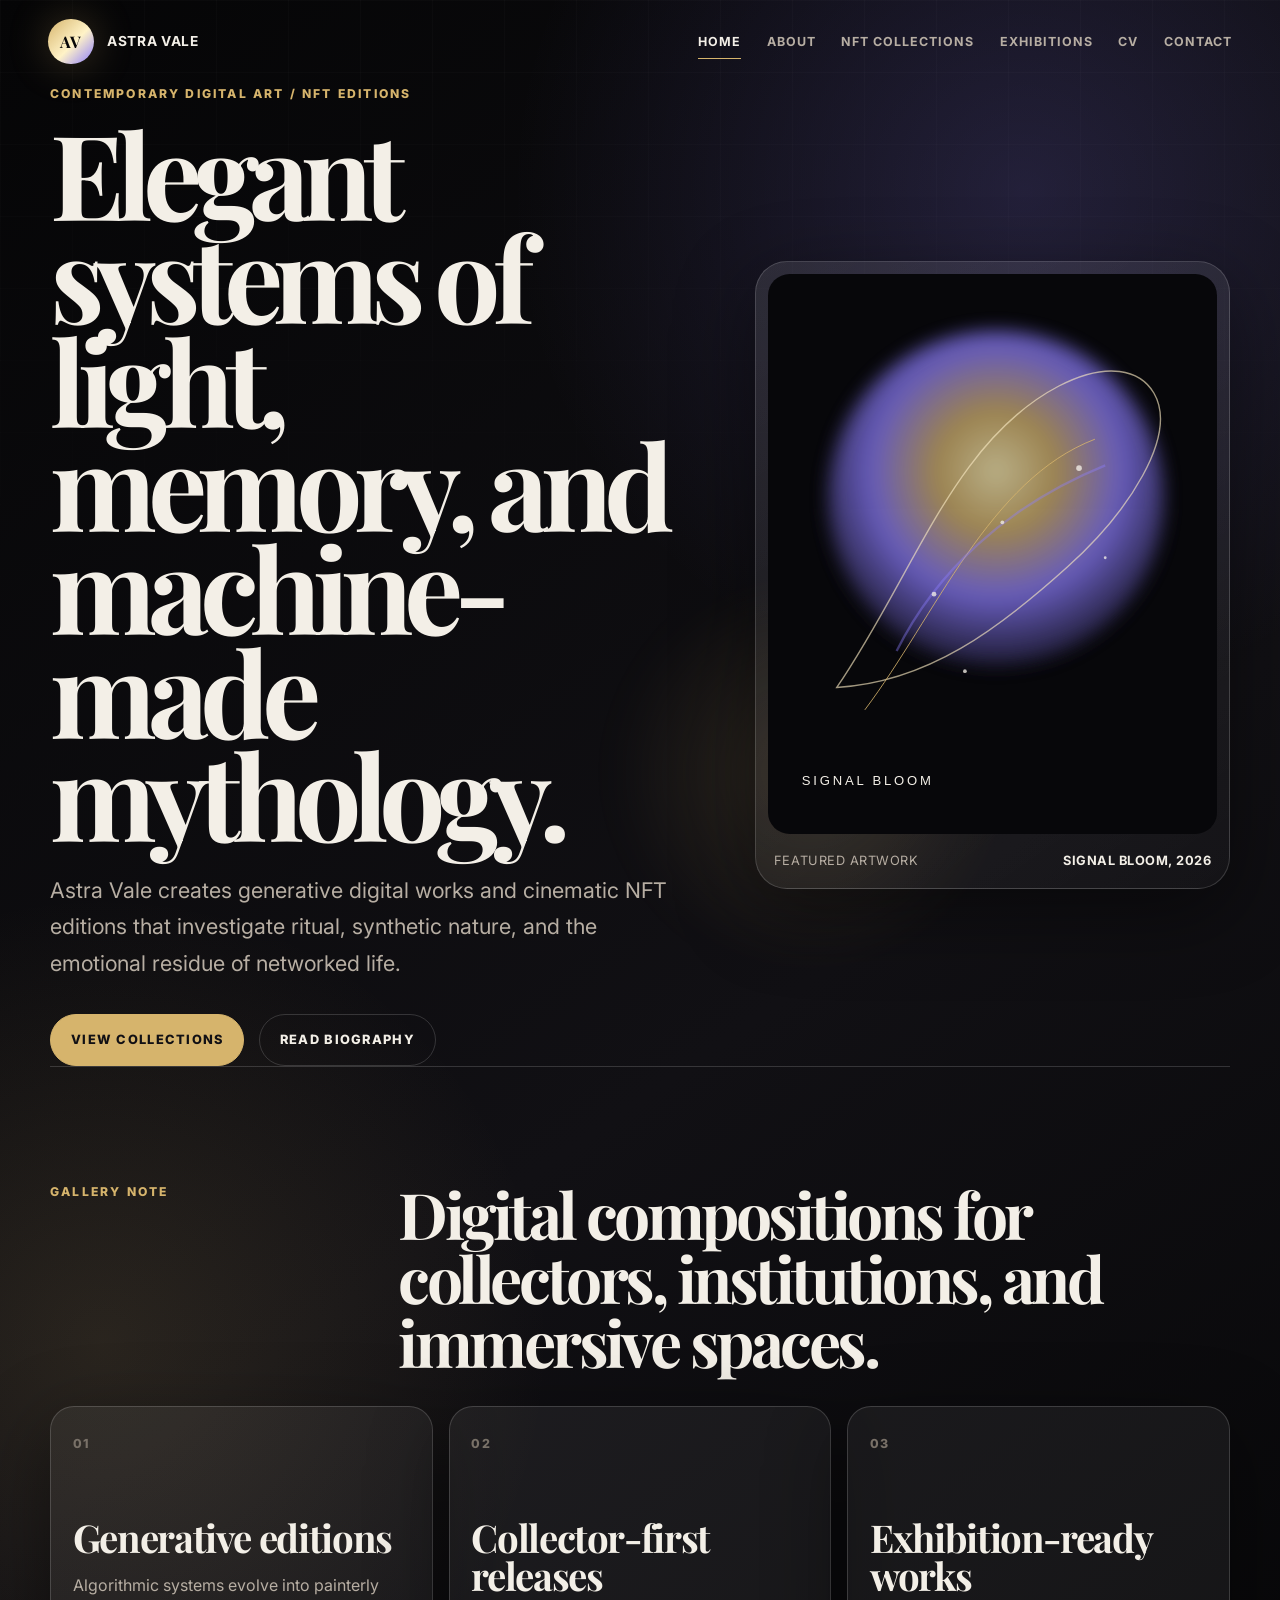
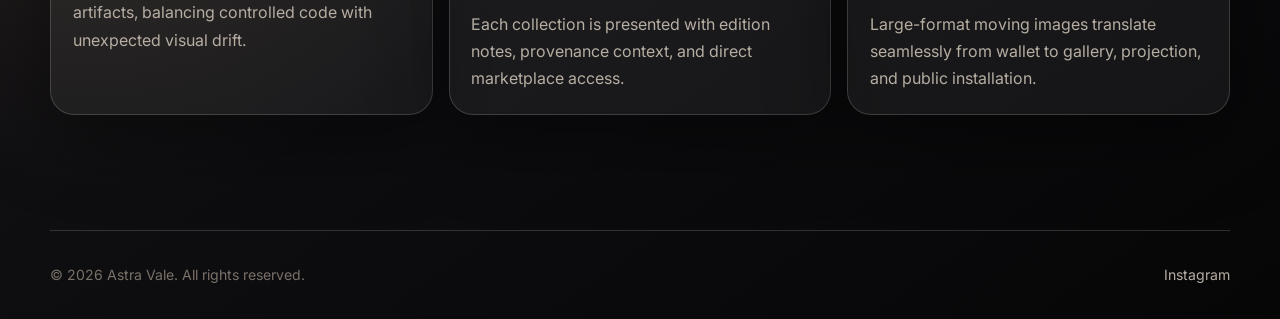
<file: index.html>
<!DOCTYPE html>
<html lang="en">
<head>
  <meta charset="UTF-8">
  <meta name="viewport" content="width=device-width, initial-scale=1.0">
  <meta name="description" content="Portfolio website for a contemporary NFT artist.">
  <title>Astra Vale | Contemporary NFT Artist</title>
  <link rel="preconnect" href="https://fonts.googleapis.com">
  <link rel="preconnect" href="https://fonts.gstatic.com" crossorigin>
  <link href="https://fonts.googleapis.com/css2?family=Inter:wght@400;500;600;700&family=Playfair+Display:wght@600;700&display=swap" rel="stylesheet">
  <link rel="stylesheet" href="css/styles.css">
</head>
<body>
  <a class="skip-link" href="#main">Skip to content</a>

  <header class="site-header" data-header>
    <a class="brand" href="index.html" aria-label="Astra Vale home">
      <!-- Replace artist name/initials with the final brand mark. -->
      <span class="brand__mark">AV</span>
      <span class="brand__text">Astra Vale</span>
    </a>

    <button class="nav-toggle" type="button" aria-expanded="false" aria-controls="site-nav" data-nav-toggle>
      <span class="nav-toggle__line"></span>
      <span class="nav-toggle__line"></span>
      <span class="sr-only">Toggle navigation</span>
    </button>

    <nav class="site-nav" id="site-nav" data-nav>
      <a class="site-nav__link is-active" href="index.html" aria-current="page">Home</a>
      <a class="site-nav__link" href="about.html">About</a>
      <a class="site-nav__link" href="collections.html">NFT Collections</a>
      <a class="site-nav__link" href="exhibitions.html">Exhibitions</a>
      <a class="site-nav__link" href="cv.html">CV</a>
      <a class="site-nav__link" href="contact.html">Contact</a>
    </nav>
  </header>

  <main id="main">
    <section class="hero hero--home">
      <div class="hero__content reveal">
        <p class="eyebrow">Contemporary Digital Art / NFT Editions</p>
        <!-- Replace this headline with the artist's final positioning statement. -->
        <h1>Elegant systems of light, memory, and machine-made mythology.</h1>
        <!-- Replace this introduction with approved artist copy. -->
        <p class="hero__intro">Astra Vale creates generative digital works and cinematic NFT editions that investigate ritual, synthetic nature, and the emotional residue of networked life.</p>
        <div class="hero__actions">
          <a class="button button--primary" href="collections.html">View Collections</a>
          <a class="button button--ghost" href="about.html">Read Biography</a>
        </div>
      </div>

      <figure class="featured-artwork reveal reveal--delay">
        <!-- Replace placeholder image with the artist's featured artwork. -->
        <img src="assets/images/featured-artwork.svg" alt="Abstract luminous NFT artwork titled Signal Bloom">
        <figcaption>
          <span>Featured Artwork</span>
          <!-- Replace title, year, and edition metadata. -->
          <strong>Signal Bloom, 2026</strong>
        </figcaption>
      </figure>
    </section>

    <section class="section section--intro">
      <div class="section__header reveal">
        <p class="eyebrow">Gallery Note</p>
        <h2>Digital compositions for collectors, institutions, and immersive spaces.</h2>
      </div>
      <div class="intro-grid">
        <article class="intro-card reveal">
          <span class="intro-card__number">01</span>
          <h3>Generative editions</h3>
          <!-- Replace with a concise description of the artist's technical process. -->
          <p>Algorithmic systems evolve into painterly artifacts, balancing controlled code with unexpected visual drift.</p>
        </article>
        <article class="intro-card reveal">
          <span class="intro-card__number">02</span>
          <h3>Collector-first releases</h3>
          <!-- Replace with real collector or marketplace positioning. -->
          <p>Each collection is presented with edition notes, provenance context, and direct marketplace access.</p>
        </article>
        <article class="intro-card reveal">
          <span class="intro-card__number">03</span>
          <h3>Exhibition-ready works</h3>
          <!-- Replace with details about installations, screens, or physical editions. -->
          <p>Large-format moving images translate seamlessly from wallet to gallery, projection, and public installation.</p>
        </article>
      </div>
    </section>
  </main>

  <footer class="site-footer">
    <p>&copy; <span data-current-year></span> Astra Vale. All rights reserved.</p>
    <!-- Replace social links with final artist profiles. -->
    <a href="https://instagram.com/" target="_blank" rel="noreferrer">Instagram</a>
  </footer>

  <script src="js/main.js"></script>
</body>
</html>
</file>
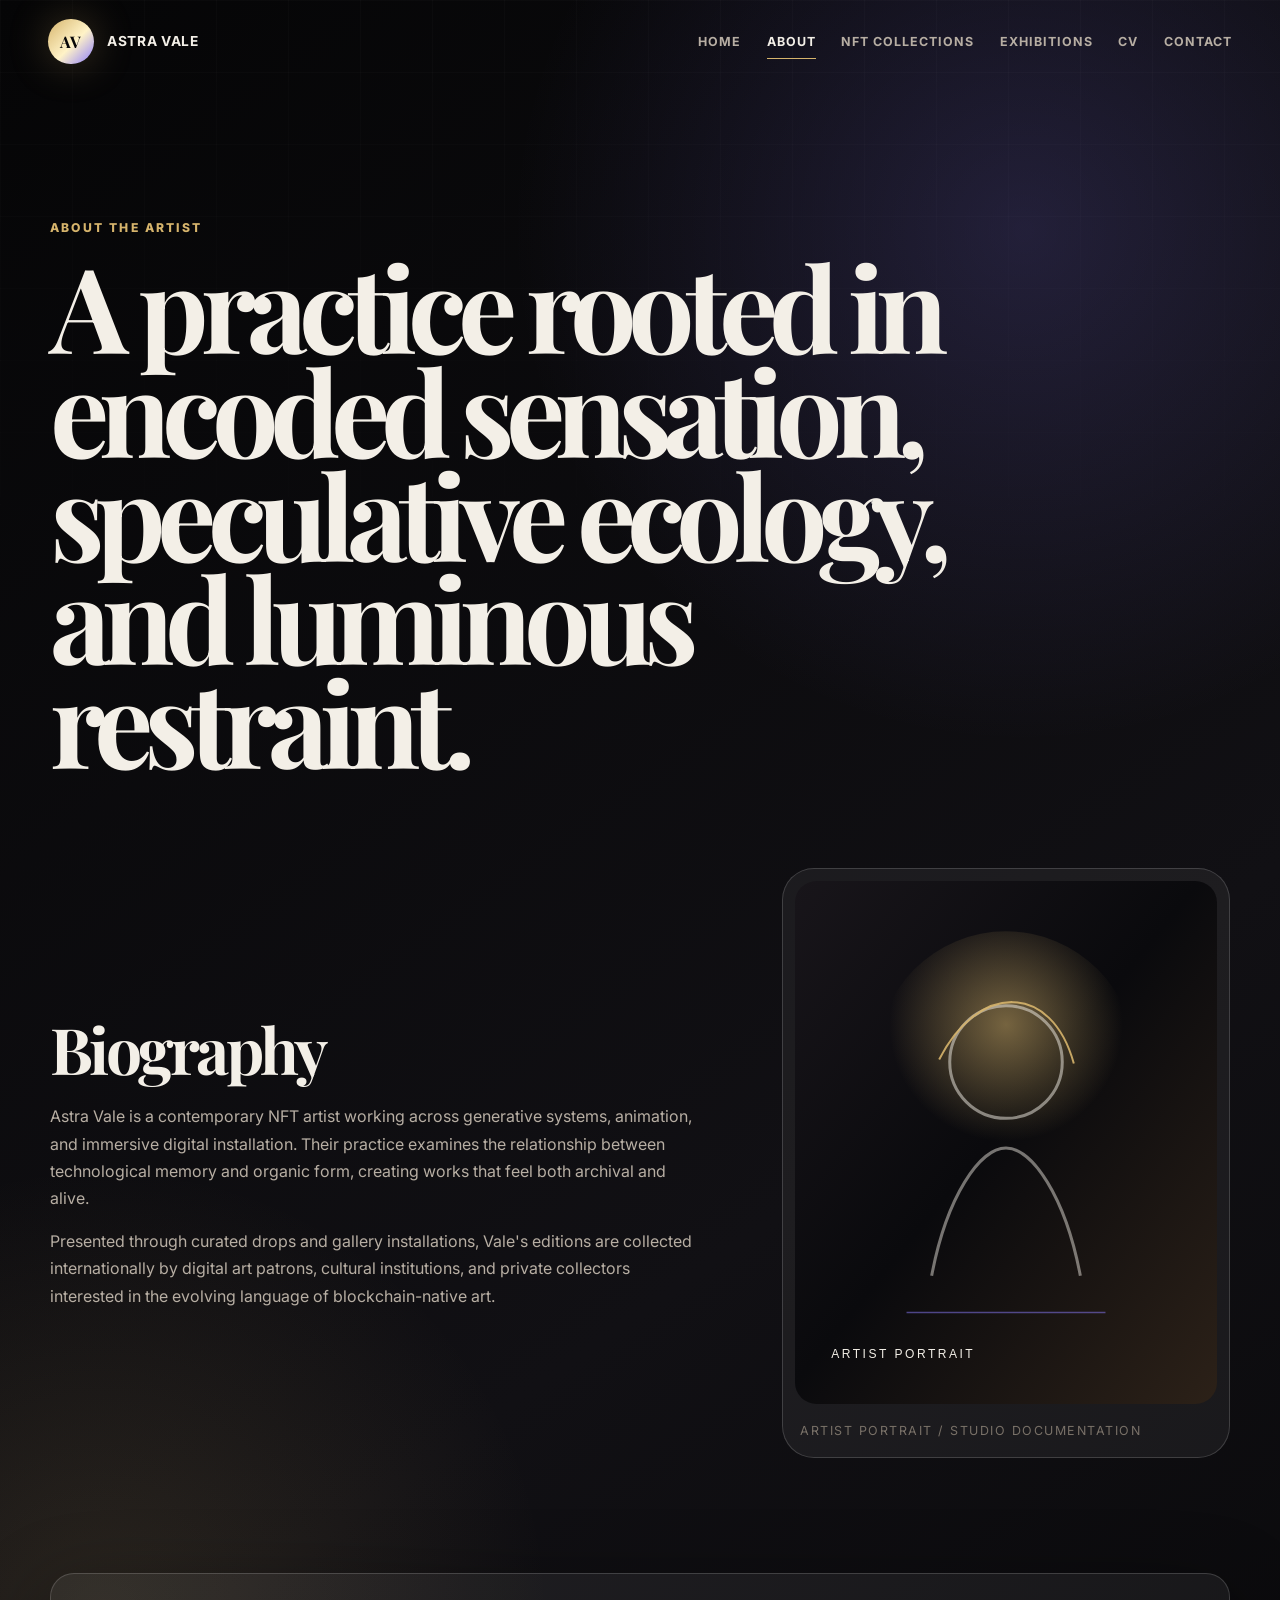
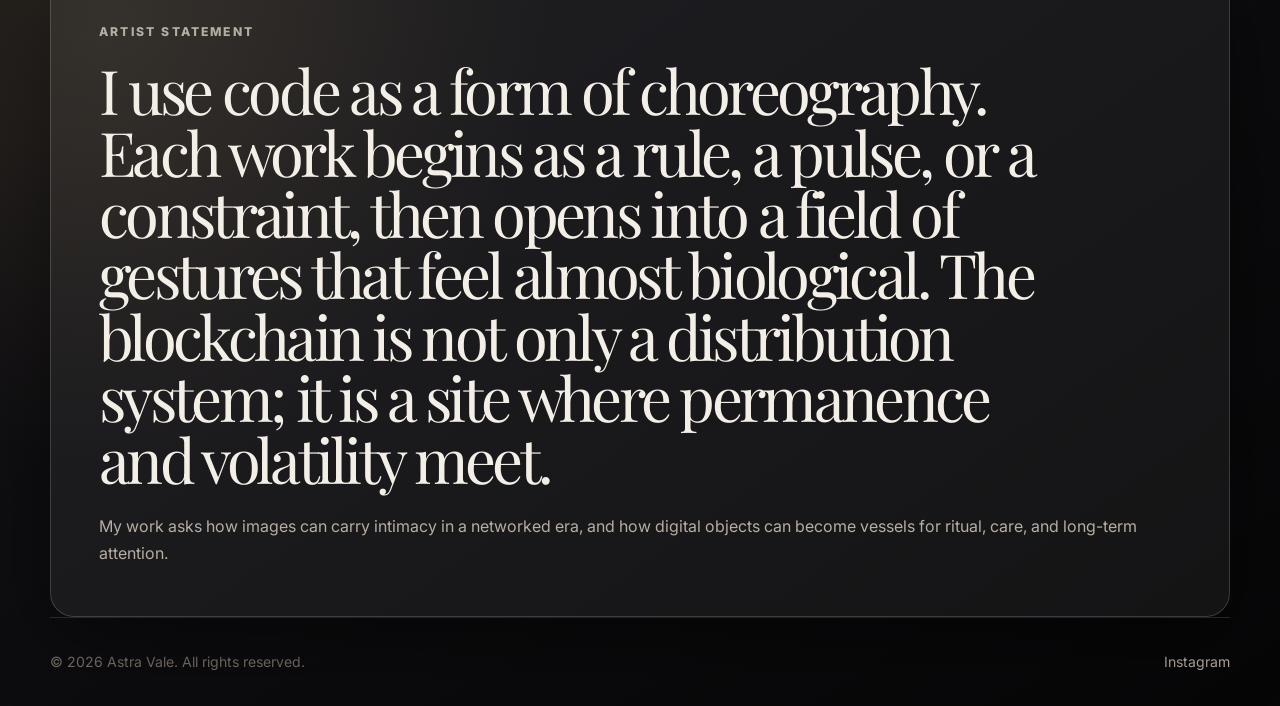
<file: about.html>
<!DOCTYPE html>
<html lang="en">
<head>
  <meta charset="UTF-8">
  <meta name="viewport" content="width=device-width, initial-scale=1.0">
  <meta name="description" content="Biography and artist statement for contemporary NFT artist Astra Vale.">
  <title>About | Astra Vale</title>
  <link rel="preconnect" href="https://fonts.googleapis.com">
  <link rel="preconnect" href="https://fonts.gstatic.com" crossorigin>
  <link href="https://fonts.googleapis.com/css2?family=Inter:wght@400;500;600;700&family=Playfair+Display:wght@600;700&display=swap" rel="stylesheet">
  <link rel="stylesheet" href="css/styles.css">
</head>
<body>
  <a class="skip-link" href="#main">Skip to content</a>

  <header class="site-header" data-header>
    <a class="brand" href="index.html" aria-label="Astra Vale home">
      <!-- Replace artist name/initials with the final brand mark. -->
      <span class="brand__mark">AV</span>
      <span class="brand__text">Astra Vale</span>
    </a>

    <button class="nav-toggle" type="button" aria-expanded="false" aria-controls="site-nav" data-nav-toggle>
      <span class="nav-toggle__line"></span>
      <span class="nav-toggle__line"></span>
      <span class="sr-only">Toggle navigation</span>
    </button>

    <nav class="site-nav" id="site-nav" data-nav>
      <a class="site-nav__link" href="index.html">Home</a>
      <a class="site-nav__link is-active" href="about.html" aria-current="page">About</a>
      <a class="site-nav__link" href="collections.html">NFT Collections</a>
      <a class="site-nav__link" href="exhibitions.html">Exhibitions</a>
      <a class="site-nav__link" href="cv.html">CV</a>
      <a class="site-nav__link" href="contact.html">Contact</a>
    </nav>
  </header>

  <main id="main">
    <section class="page-hero">
      <p class="eyebrow reveal">About the Artist</p>
      <!-- Replace with final about-page headline. -->
      <h1 class="reveal">A practice rooted in encoded sensation, speculative ecology, and luminous restraint.</h1>
    </section>

    <section class="section about-layout">
      <div class="about-copy reveal">
        <h2>Biography</h2>
        <!-- Replace this biography with the artist's approved biography. -->
        <p>Astra Vale is a contemporary NFT artist working across generative systems, animation, and immersive digital installation. Their practice examines the relationship between technological memory and organic form, creating works that feel both archival and alive.</p>
        <p>Presented through curated drops and gallery installations, Vale's editions are collected internationally by digital art patrons, cultural institutions, and private collectors interested in the evolving language of blockchain-native art.</p>
      </div>

      <figure class="portrait-card reveal reveal--delay">
        <!-- Replace placeholder image with a professional artist portrait. -->
        <img src="assets/images/portrait.svg" alt="Portrait placeholder for Astra Vale">
        <figcaption>Artist portrait / studio documentation</figcaption>
      </figure>
    </section>

    <section class="section statement-panel reveal">
      <p class="eyebrow">Artist Statement</p>
      <!-- Replace this statement with the artist's final statement. -->
      <blockquote>
        I use code as a form of choreography. Each work begins as a rule, a pulse, or a constraint, then opens into a field of gestures that feel almost biological. The blockchain is not only a distribution system; it is a site where permanence and volatility meet.
      </blockquote>
      <p>My work asks how images can carry intimacy in a networked era, and how digital objects can become vessels for ritual, care, and long-term attention.</p>
    </section>
  </main>

  <footer class="site-footer">
    <p>&copy; <span data-current-year></span> Astra Vale. All rights reserved.</p>
    <!-- Replace social links with final artist profiles. -->
    <a href="https://instagram.com/" target="_blank" rel="noreferrer">Instagram</a>
  </footer>

  <script src="js/main.js"></script>
</body>
</html>
</file>
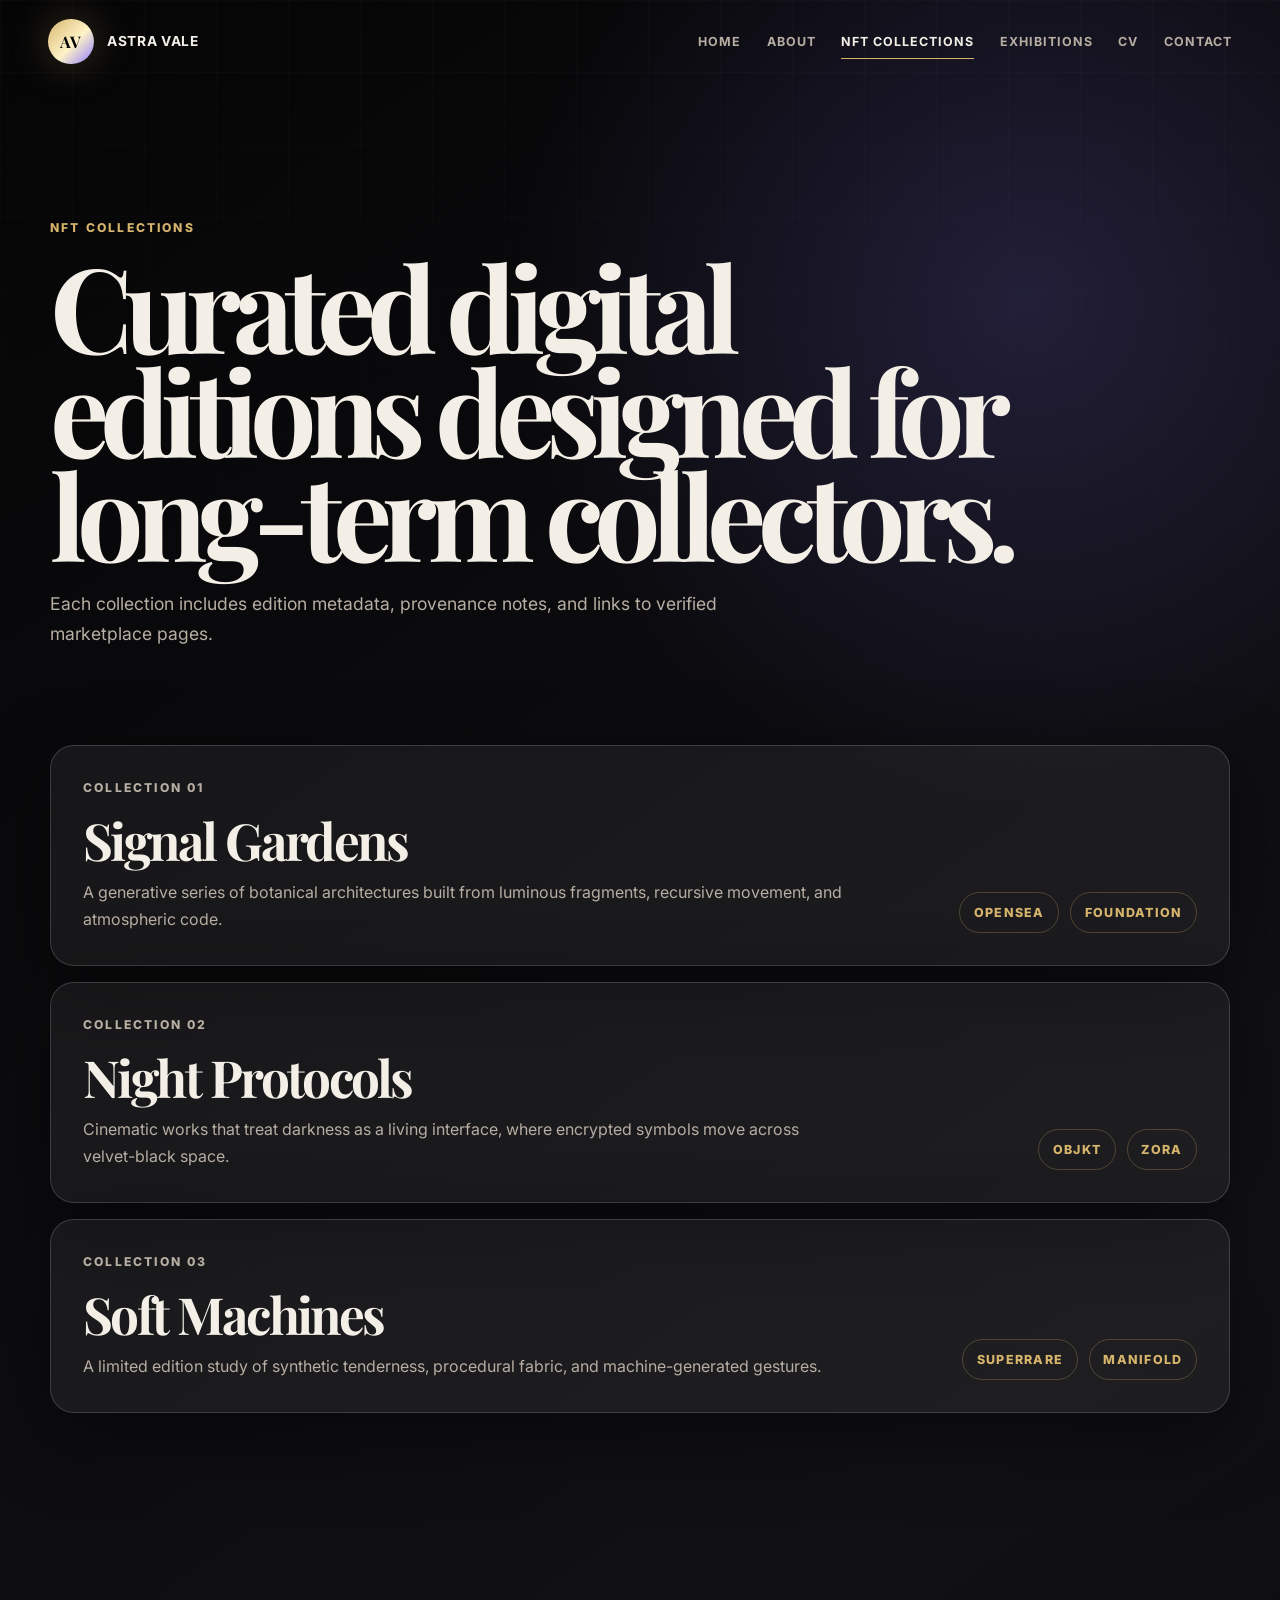
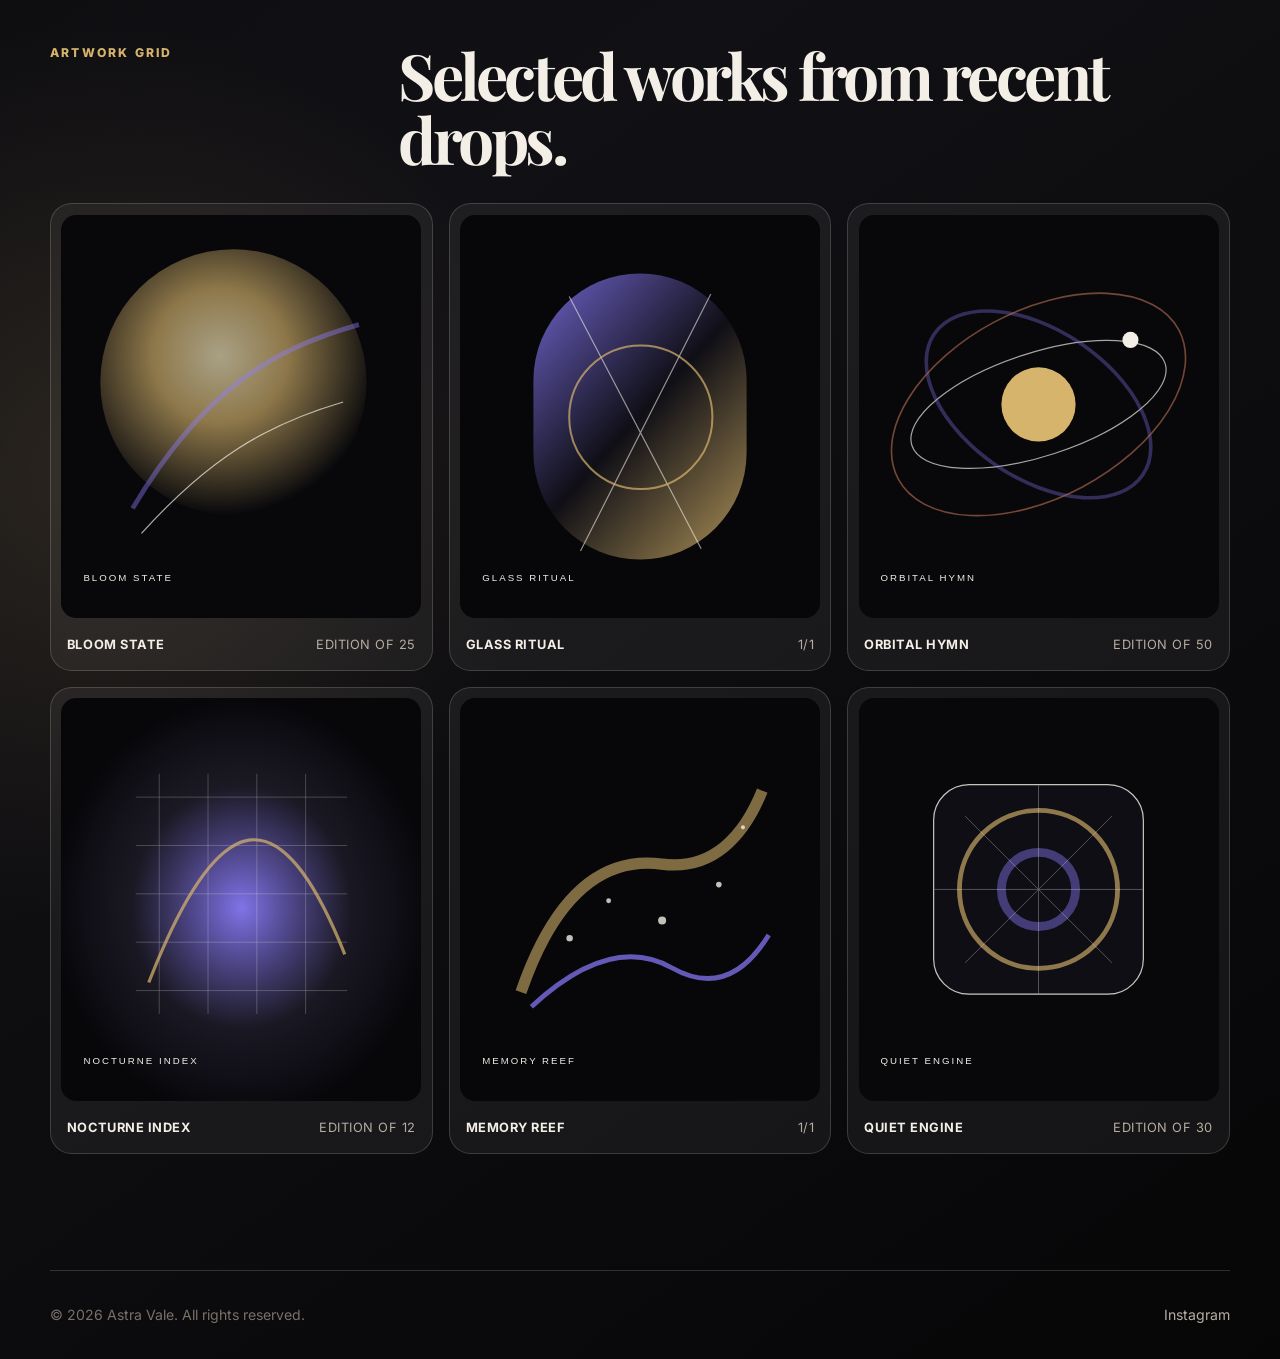
<file: collections.html>
<!DOCTYPE html>
<html lang="en">
<head>
  <meta charset="UTF-8">
  <meta name="viewport" content="width=device-width, initial-scale=1.0">
  <meta name="description" content="NFT collections and marketplace links for contemporary digital artist Astra Vale.">
  <title>NFT Collections | Astra Vale</title>
  <link rel="preconnect" href="https://fonts.googleapis.com">
  <link rel="preconnect" href="https://fonts.gstatic.com" crossorigin>
  <link href="https://fonts.googleapis.com/css2?family=Inter:wght@400;500;600;700&family=Playfair+Display:wght@600;700&display=swap" rel="stylesheet">
  <link rel="stylesheet" href="css/styles.css">
</head>
<body>
  <a class="skip-link" href="#main">Skip to content</a>

  <header class="site-header" data-header>
    <a class="brand" href="index.html" aria-label="Astra Vale home">
      <!-- Replace artist name/initials with the final brand mark. -->
      <span class="brand__mark">AV</span>
      <span class="brand__text">Astra Vale</span>
    </a>

    <button class="nav-toggle" type="button" aria-expanded="false" aria-controls="site-nav" data-nav-toggle>
      <span class="nav-toggle__line"></span>
      <span class="nav-toggle__line"></span>
      <span class="sr-only">Toggle navigation</span>
    </button>

    <nav class="site-nav" id="site-nav" data-nav>
      <a class="site-nav__link" href="index.html">Home</a>
      <a class="site-nav__link" href="about.html">About</a>
      <a class="site-nav__link is-active" href="collections.html" aria-current="page">NFT Collections</a>
      <a class="site-nav__link" href="exhibitions.html">Exhibitions</a>
      <a class="site-nav__link" href="cv.html">CV</a>
      <a class="site-nav__link" href="contact.html">Contact</a>
    </nav>
  </header>

  <main id="main">
    <section class="page-hero">
      <p class="eyebrow reveal">NFT Collections</p>
      <!-- Replace with a final collections-page headline. -->
      <h1 class="reveal">Curated digital editions designed for long-term collectors.</h1>
      <!-- Replace with real platform, chain, or edition strategy details. -->
      <p class="page-hero__text reveal">Each collection includes edition metadata, provenance notes, and links to verified marketplace pages.</p>
    </section>

    <section class="section collection-list">
      <article class="collection-card reveal">
        <div>
          <p class="eyebrow">Collection 01</p>
          <!-- Replace collection title and description. -->
          <h2>Signal Gardens</h2>
          <p>A generative series of botanical architectures built from luminous fragments, recursive movement, and atmospheric code.</p>
        </div>
        <div class="collection-card__meta">
          <!-- Replace marketplace URLs with verified collection links. -->
          <a href="https://opensea.io/" target="_blank" rel="noreferrer">OpenSea</a>
          <a href="https://foundation.app/" target="_blank" rel="noreferrer">Foundation</a>
        </div>
      </article>

      <article class="collection-card reveal">
        <div>
          <p class="eyebrow">Collection 02</p>
          <!-- Replace collection title and description. -->
          <h2>Night Protocols</h2>
          <p>Cinematic works that treat darkness as a living interface, where encrypted symbols move across velvet-black space.</p>
        </div>
        <div class="collection-card__meta">
          <!-- Replace marketplace URLs with verified collection links. -->
          <a href="https://objkt.com/" target="_blank" rel="noreferrer">Objkt</a>
          <a href="https://zora.co/" target="_blank" rel="noreferrer">Zora</a>
        </div>
      </article>

      <article class="collection-card reveal">
        <div>
          <p class="eyebrow">Collection 03</p>
          <!-- Replace collection title and description. -->
          <h2>Soft Machines</h2>
          <p>A limited edition study of synthetic tenderness, procedural fabric, and machine-generated gestures.</p>
        </div>
        <div class="collection-card__meta">
          <!-- Replace marketplace URLs with verified collection links. -->
          <a href="https://superrare.com/" target="_blank" rel="noreferrer">SuperRare</a>
          <a href="https://manifold.xyz/" target="_blank" rel="noreferrer">Manifold</a>
        </div>
      </article>
    </section>

    <section class="section">
      <div class="section__header reveal">
        <p class="eyebrow">Artwork Grid</p>
        <h2>Selected works from recent drops.</h2>
      </div>

      <div class="artwork-grid">
        <figure class="artwork-card reveal">
          <!-- Replace placeholder image with artwork file. -->
          <img src="assets/images/artwork-01.svg" alt="Abstract NFT artwork placeholder">
          <figcaption>
            <!-- Replace title and edition details. -->
            <strong>Bloom State</strong>
            <span>Edition of 25</span>
          </figcaption>
        </figure>
        <figure class="artwork-card reveal">
          <!-- Replace placeholder image with artwork file. -->
          <img src="assets/images/artwork-02.svg" alt="Abstract NFT artwork placeholder">
          <figcaption>
            <!-- Replace title and edition details. -->
            <strong>Glass Ritual</strong>
            <span>1/1</span>
          </figcaption>
        </figure>
        <figure class="artwork-card reveal">
          <!-- Replace placeholder image with artwork file. -->
          <img src="assets/images/artwork-03.svg" alt="Abstract NFT artwork placeholder">
          <figcaption>
            <!-- Replace title and edition details. -->
            <strong>Orbital Hymn</strong>
            <span>Edition of 50</span>
          </figcaption>
        </figure>
        <figure class="artwork-card reveal">
          <!-- Replace placeholder image with artwork file. -->
          <img src="assets/images/artwork-04.svg" alt="Abstract NFT artwork placeholder">
          <figcaption>
            <!-- Replace title and edition details. -->
            <strong>Nocturne Index</strong>
            <span>Edition of 12</span>
          </figcaption>
        </figure>
        <figure class="artwork-card reveal">
          <!-- Replace placeholder image with artwork file. -->
          <img src="assets/images/artwork-05.svg" alt="Abstract NFT artwork placeholder">
          <figcaption>
            <!-- Replace title and edition details. -->
            <strong>Memory Reef</strong>
            <span>1/1</span>
          </figcaption>
        </figure>
        <figure class="artwork-card reveal">
          <!-- Replace placeholder image with artwork file. -->
          <img src="assets/images/artwork-06.svg" alt="Abstract NFT artwork placeholder">
          <figcaption>
            <!-- Replace title and edition details. -->
            <strong>Quiet Engine</strong>
            <span>Edition of 30</span>
          </figcaption>
        </figure>
      </div>
    </section>
  </main>

  <footer class="site-footer">
    <p>&copy; <span data-current-year></span> Astra Vale. All rights reserved.</p>
    <!-- Replace social links with final artist profiles. -->
    <a href="https://instagram.com/" target="_blank" rel="noreferrer">Instagram</a>
  </footer>

  <script src="js/main.js"></script>
</body>
</html>
</file>
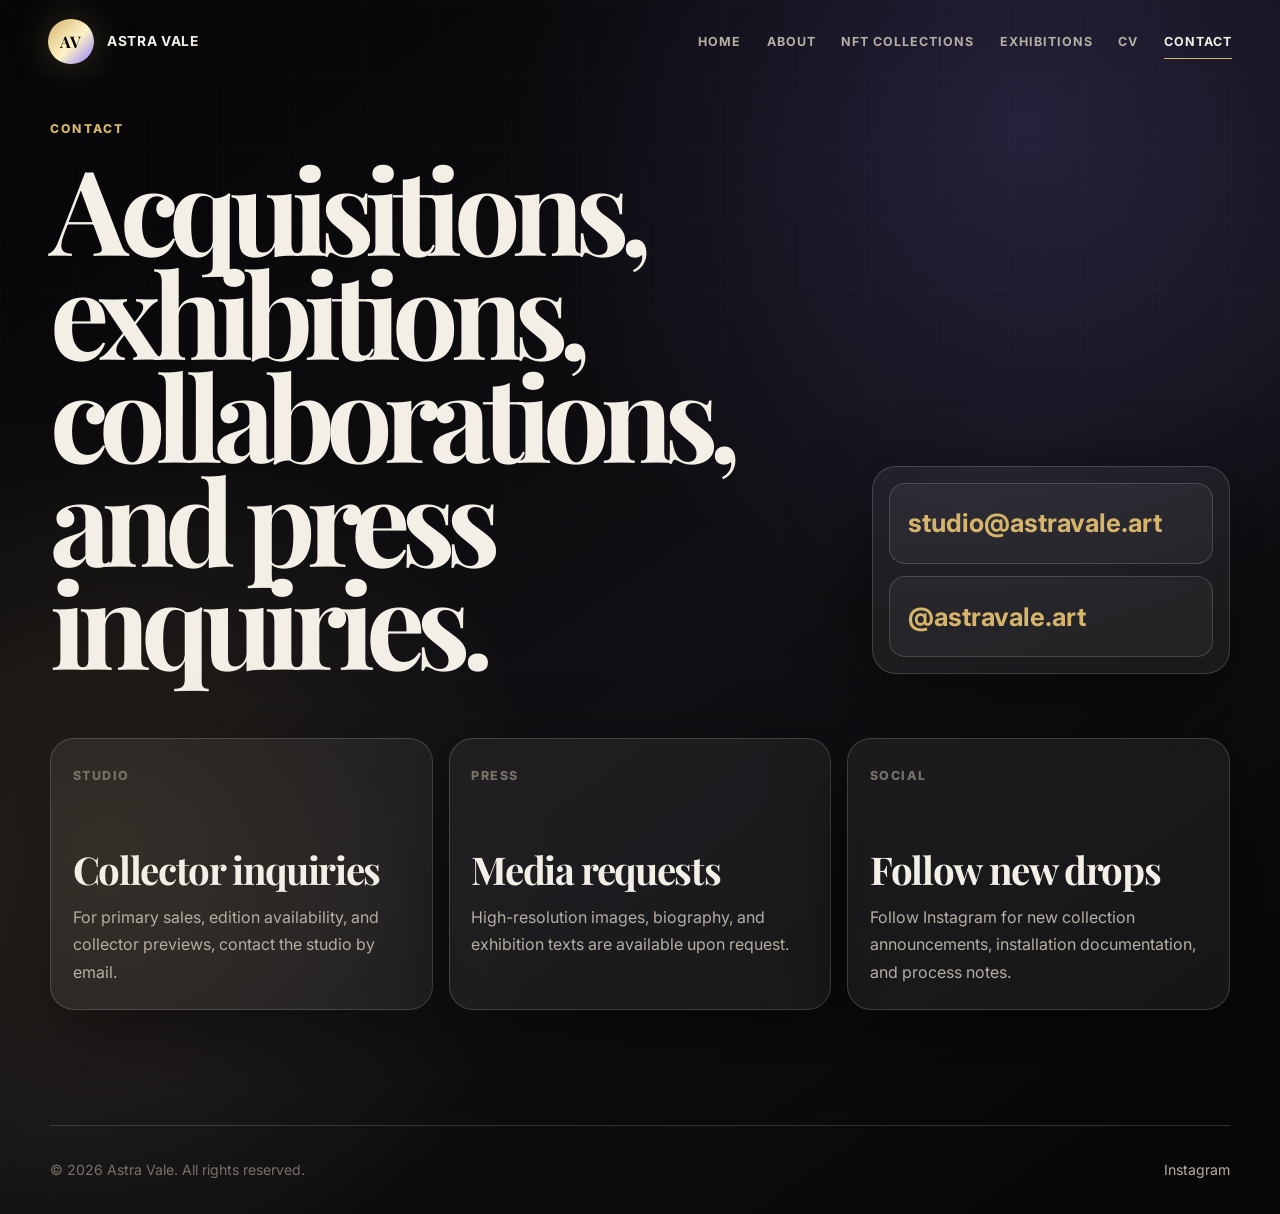
<file: contact.html>
<!DOCTYPE html>
<html lang="en">
<head>
  <meta charset="UTF-8">
  <meta name="viewport" content="width=device-width, initial-scale=1.0">
  <meta name="description" content="Contact information for contemporary NFT artist Astra Vale.">
  <title>Contact | Astra Vale</title>
  <link rel="preconnect" href="https://fonts.googleapis.com">
  <link rel="preconnect" href="https://fonts.gstatic.com" crossorigin>
  <link href="https://fonts.googleapis.com/css2?family=Inter:wght@400;500;600;700&family=Playfair+Display:wght@600;700&display=swap" rel="stylesheet">
  <link rel="stylesheet" href="css/styles.css">
</head>
<body>
  <a class="skip-link" href="#main">Skip to content</a>

  <header class="site-header" data-header>
    <a class="brand" href="index.html" aria-label="Astra Vale home">
      <!-- Replace artist name/initials with the final brand mark. -->
      <span class="brand__mark">AV</span>
      <span class="brand__text">Astra Vale</span>
    </a>

    <button class="nav-toggle" type="button" aria-expanded="false" aria-controls="site-nav" data-nav-toggle>
      <span class="nav-toggle__line"></span>
      <span class="nav-toggle__line"></span>
      <span class="sr-only">Toggle navigation</span>
    </button>

    <nav class="site-nav" id="site-nav" data-nav>
      <a class="site-nav__link" href="index.html">Home</a>
      <a class="site-nav__link" href="about.html">About</a>
      <a class="site-nav__link" href="collections.html">NFT Collections</a>
      <a class="site-nav__link" href="exhibitions.html">Exhibitions</a>
      <a class="site-nav__link" href="cv.html">CV</a>
      <a class="site-nav__link is-active" href="contact.html" aria-current="page">Contact</a>
    </nav>
  </header>

  <main id="main">
    <section class="contact-hero">
      <div class="reveal">
        <p class="eyebrow">Contact</p>
        <!-- Replace with final contact-page headline. -->
        <h1>Acquisitions, exhibitions, collaborations, and press inquiries.</h1>
      </div>

      <div class="contact-panel reveal reveal--delay">
        <!-- Replace email address with the artist's professional contact. -->
        <a class="contact-link" href="mailto:studio@astravale.art">studio@astravale.art</a>
        <!-- Replace Instagram URL and handle with the final profile. -->
        <a class="contact-link" href="https://instagram.com/" target="_blank" rel="noreferrer">@astravale.art</a>
      </div>
    </section>

    <section class="section contact-details">
      <article class="intro-card reveal">
        <span class="intro-card__number">Studio</span>
        <h2>Collector inquiries</h2>
        <!-- Replace with acquisition, commission, or advisory details. -->
        <p>For primary sales, edition availability, and collector previews, contact the studio by email.</p>
      </article>
      <article class="intro-card reveal">
        <span class="intro-card__number">Press</span>
        <h2>Media requests</h2>
        <!-- Replace with press-kit instructions or representative details. -->
        <p>High-resolution images, biography, and exhibition texts are available upon request.</p>
      </article>
      <article class="intro-card reveal">
        <span class="intro-card__number">Social</span>
        <h2>Follow new drops</h2>
        <!-- Replace with the artist's preferred social or marketplace update channel. -->
        <p>Follow Instagram for new collection announcements, installation documentation, and process notes.</p>
      </article>
    </section>
  </main>

  <footer class="site-footer">
    <p>&copy; <span data-current-year></span> Astra Vale. All rights reserved.</p>
    <!-- Replace social links with final artist profiles. -->
    <a href="https://instagram.com/" target="_blank" rel="noreferrer">Instagram</a>
  </footer>

  <script src="js/main.js"></script>
</body>
</html>
</file>
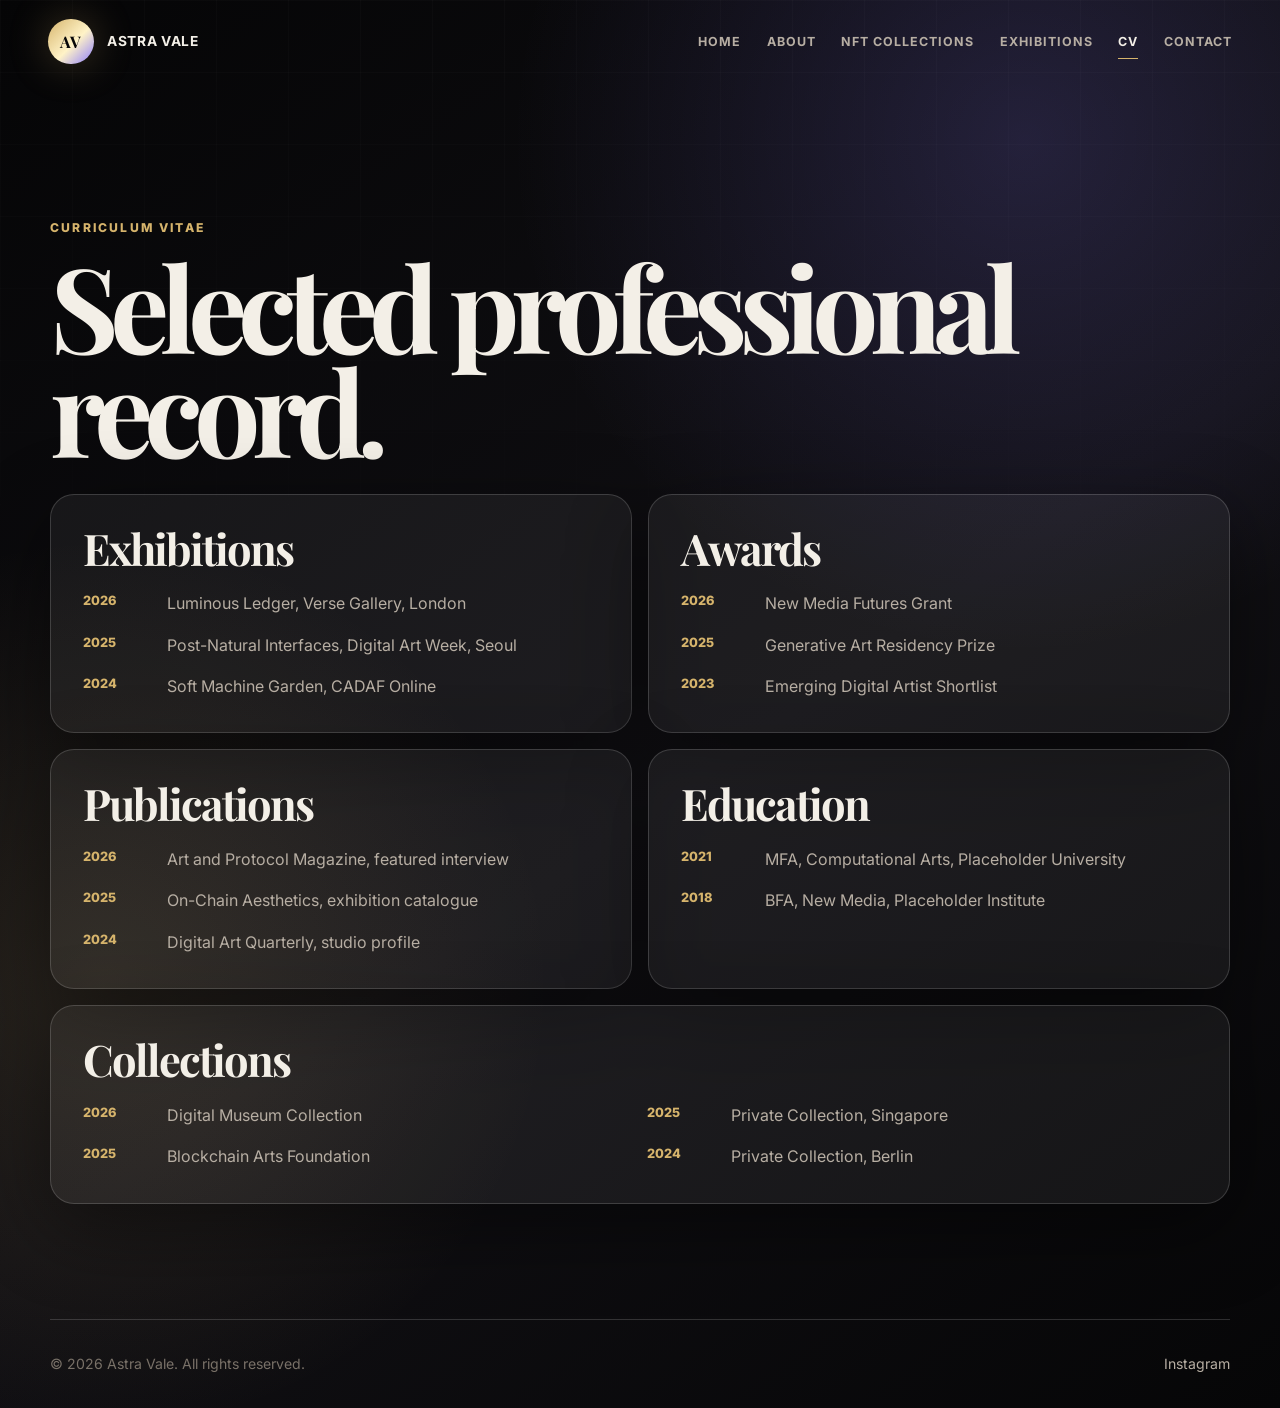
<file: cv.html>
<!DOCTYPE html>
<html lang="en">
<head>
  <meta charset="UTF-8">
  <meta name="viewport" content="width=device-width, initial-scale=1.0">
  <meta name="description" content="CV for contemporary NFT artist Astra Vale.">
  <title>CV | Astra Vale</title>
  <link rel="preconnect" href="https://fonts.googleapis.com">
  <link rel="preconnect" href="https://fonts.gstatic.com" crossorigin>
  <link href="https://fonts.googleapis.com/css2?family=Inter:wght@400;500;600;700&family=Playfair+Display:wght@600;700&display=swap" rel="stylesheet">
  <link rel="stylesheet" href="css/styles.css">
</head>
<body>
  <a class="skip-link" href="#main">Skip to content</a>

  <header class="site-header" data-header>
    <a class="brand" href="index.html" aria-label="Astra Vale home">
      <!-- Replace artist name/initials with the final brand mark. -->
      <span class="brand__mark">AV</span>
      <span class="brand__text">Astra Vale</span>
    </a>

    <button class="nav-toggle" type="button" aria-expanded="false" aria-controls="site-nav" data-nav-toggle>
      <span class="nav-toggle__line"></span>
      <span class="nav-toggle__line"></span>
      <span class="sr-only">Toggle navigation</span>
    </button>

    <nav class="site-nav" id="site-nav" data-nav>
      <a class="site-nav__link" href="index.html">Home</a>
      <a class="site-nav__link" href="about.html">About</a>
      <a class="site-nav__link" href="collections.html">NFT Collections</a>
      <a class="site-nav__link" href="exhibitions.html">Exhibitions</a>
      <a class="site-nav__link is-active" href="cv.html" aria-current="page">CV</a>
      <a class="site-nav__link" href="contact.html">Contact</a>
    </nav>
  </header>

  <main id="main">
    <section class="page-hero page-hero--compact">
      <p class="eyebrow reveal">Curriculum Vitae</p>
      <!-- Replace with the artist's name, location, or CV intro. -->
      <h1 class="reveal">Selected professional record.</h1>
    </section>

    <section class="section cv-grid">
      <article class="cv-section reveal">
        <h2>Exhibitions</h2>
        <!-- Replace with confirmed exhibitions. -->
        <ul class="cv-list">
          <li><span>2026</span>Luminous Ledger, Verse Gallery, London</li>
          <li><span>2025</span>Post-Natural Interfaces, Digital Art Week, Seoul</li>
          <li><span>2024</span>Soft Machine Garden, CADAF Online</li>
        </ul>
      </article>

      <article class="cv-section reveal">
        <h2>Awards</h2>
        <!-- Replace with confirmed awards, grants, and honors. -->
        <ul class="cv-list">
          <li><span>2026</span>New Media Futures Grant</li>
          <li><span>2025</span>Generative Art Residency Prize</li>
          <li><span>2023</span>Emerging Digital Artist Shortlist</li>
        </ul>
      </article>

      <article class="cv-section reveal">
        <h2>Publications</h2>
        <!-- Replace with press, essays, interviews, and catalogues. -->
        <ul class="cv-list">
          <li><span>2026</span>Art and Protocol Magazine, featured interview</li>
          <li><span>2025</span>On-Chain Aesthetics, exhibition catalogue</li>
          <li><span>2024</span>Digital Art Quarterly, studio profile</li>
        </ul>
      </article>

      <article class="cv-section reveal">
        <h2>Education</h2>
        <!-- Replace with education, residencies, or training. -->
        <ul class="cv-list">
          <li><span>2021</span>MFA, Computational Arts, Placeholder University</li>
          <li><span>2018</span>BFA, New Media, Placeholder Institute</li>
        </ul>
      </article>

      <article class="cv-section cv-section--wide reveal">
        <h2>Collections</h2>
        <!-- Replace with confirmed institutional, corporate, or private collections. -->
        <ul class="cv-list cv-list--columns">
          <li><span>2026</span>Digital Museum Collection</li>
          <li><span>2025</span>Private Collection, Singapore</li>
          <li><span>2025</span>Blockchain Arts Foundation</li>
          <li><span>2024</span>Private Collection, Berlin</li>
        </ul>
      </article>
    </section>
  </main>

  <footer class="site-footer">
    <p>&copy; <span data-current-year></span> Astra Vale. All rights reserved.</p>
    <!-- Replace social links with final artist profiles. -->
    <a href="https://instagram.com/" target="_blank" rel="noreferrer">Instagram</a>
  </footer>

  <script src="js/main.js"></script>
</body>
</html>
</file>
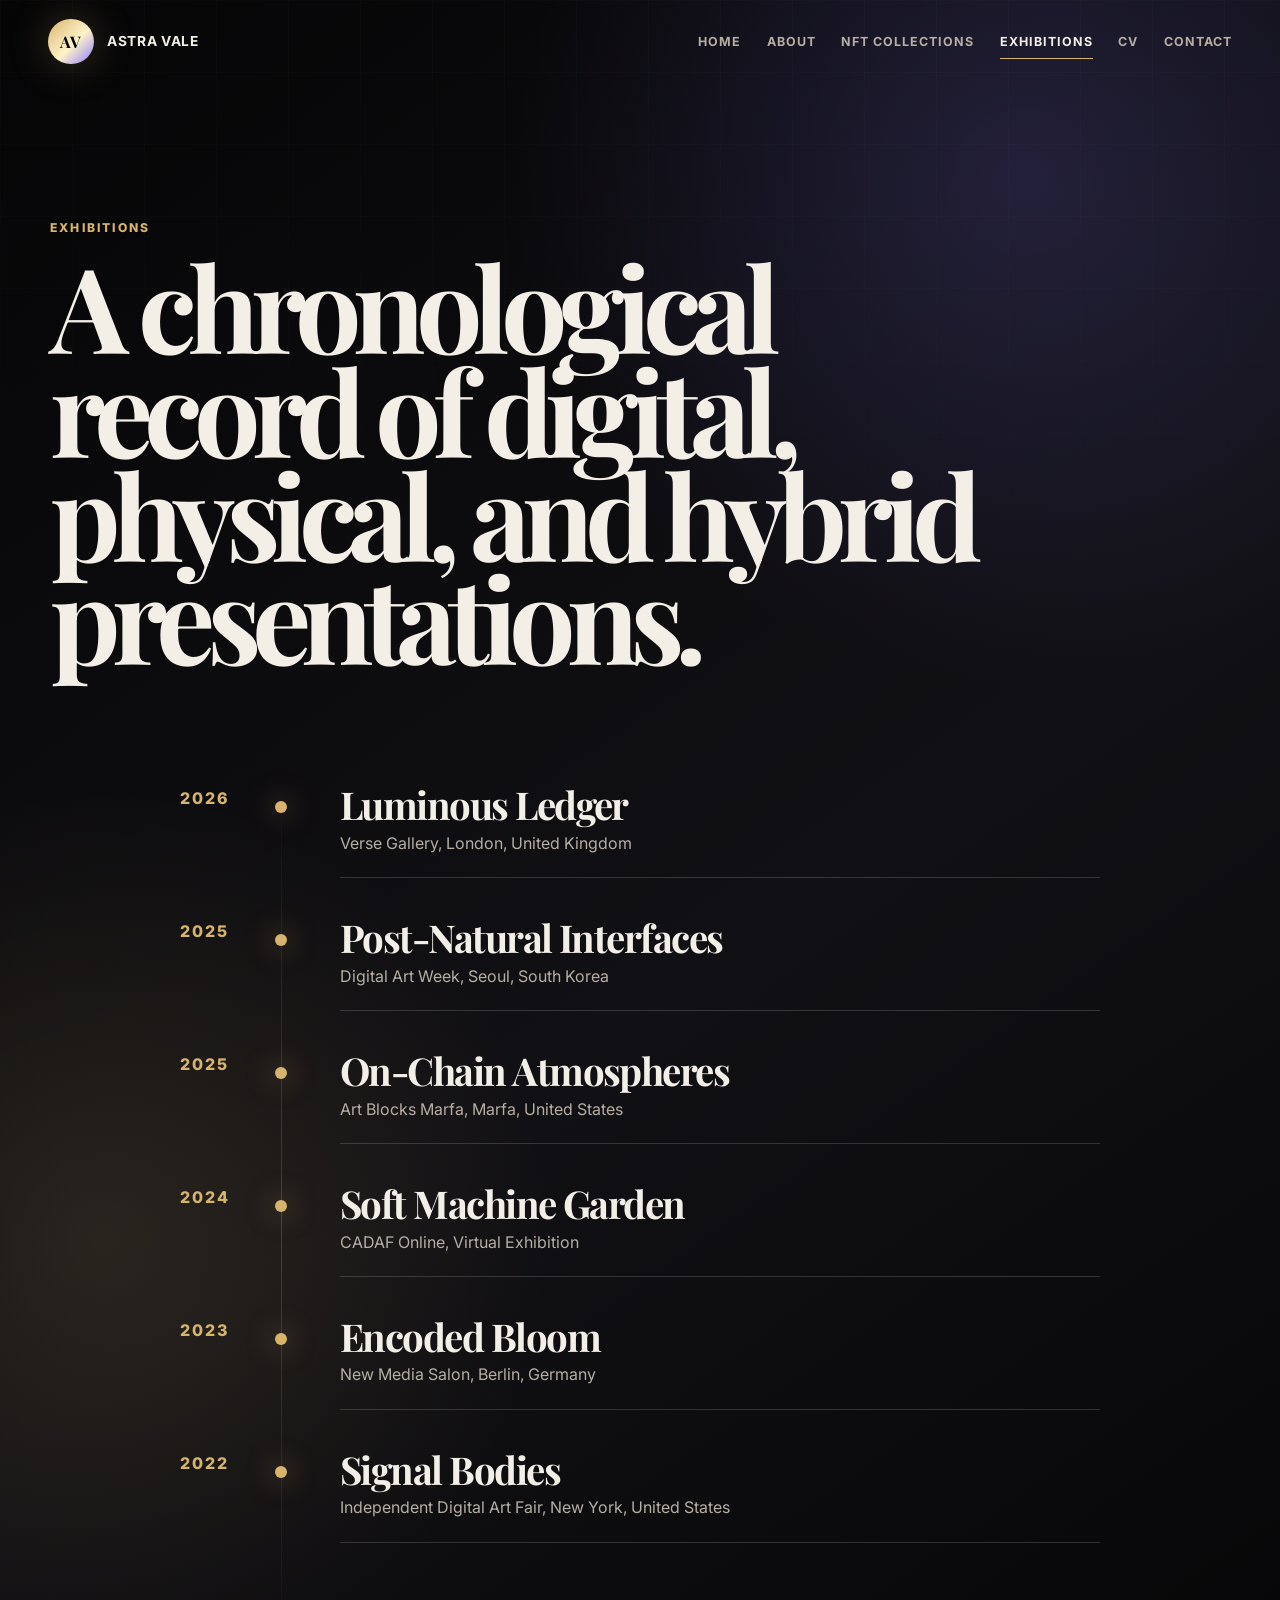
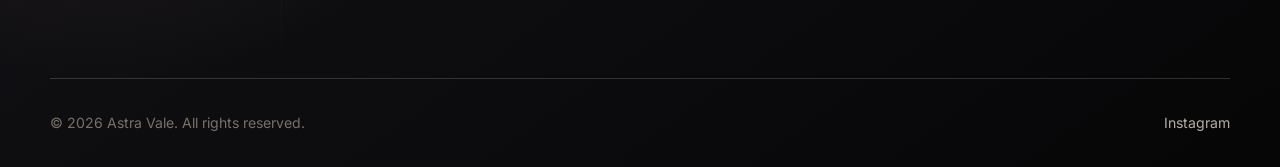
<file: exhibitions.html>
<!DOCTYPE html>
<html lang="en">
<head>
  <meta charset="UTF-8">
  <meta name="viewport" content="width=device-width, initial-scale=1.0">
  <meta name="description" content="Chronological exhibition timeline for contemporary NFT artist Astra Vale.">
  <title>Exhibitions | Astra Vale</title>
  <link rel="preconnect" href="https://fonts.googleapis.com">
  <link rel="preconnect" href="https://fonts.gstatic.com" crossorigin>
  <link href="https://fonts.googleapis.com/css2?family=Inter:wght@400;500;600;700&family=Playfair+Display:wght@600;700&display=swap" rel="stylesheet">
  <link rel="stylesheet" href="css/styles.css">
</head>
<body>
  <a class="skip-link" href="#main">Skip to content</a>

  <header class="site-header" data-header>
    <a class="brand" href="index.html" aria-label="Astra Vale home">
      <!-- Replace artist name/initials with the final brand mark. -->
      <span class="brand__mark">AV</span>
      <span class="brand__text">Astra Vale</span>
    </a>

    <button class="nav-toggle" type="button" aria-expanded="false" aria-controls="site-nav" data-nav-toggle>
      <span class="nav-toggle__line"></span>
      <span class="nav-toggle__line"></span>
      <span class="sr-only">Toggle navigation</span>
    </button>

    <nav class="site-nav" id="site-nav" data-nav>
      <a class="site-nav__link" href="index.html">Home</a>
      <a class="site-nav__link" href="about.html">About</a>
      <a class="site-nav__link" href="collections.html">NFT Collections</a>
      <a class="site-nav__link is-active" href="exhibitions.html" aria-current="page">Exhibitions</a>
      <a class="site-nav__link" href="cv.html">CV</a>
      <a class="site-nav__link" href="contact.html">Contact</a>
    </nav>
  </header>

  <main id="main">
    <section class="page-hero">
      <p class="eyebrow reveal">Exhibitions</p>
      <!-- Replace with a final exhibitions-page headline. -->
      <h1 class="reveal">A chronological record of digital, physical, and hybrid presentations.</h1>
    </section>

    <section class="section timeline" aria-label="Exhibition timeline">
      <!-- Replace timeline entries with confirmed exhibitions, years, and locations. -->
      <article class="timeline-item reveal">
        <time datetime="2026">2026</time>
        <div class="timeline-item__content">
          <h2>Luminous Ledger</h2>
          <p>Verse Gallery, London, United Kingdom</p>
        </div>
      </article>
      <article class="timeline-item reveal">
        <time datetime="2025">2025</time>
        <div class="timeline-item__content">
          <h2>Post-Natural Interfaces</h2>
          <p>Digital Art Week, Seoul, South Korea</p>
        </div>
      </article>
      <article class="timeline-item reveal">
        <time datetime="2025">2025</time>
        <div class="timeline-item__content">
          <h2>On-Chain Atmospheres</h2>
          <p>Art Blocks Marfa, Marfa, United States</p>
        </div>
      </article>
      <article class="timeline-item reveal">
        <time datetime="2024">2024</time>
        <div class="timeline-item__content">
          <h2>Soft Machine Garden</h2>
          <p>CADAF Online, Virtual Exhibition</p>
        </div>
      </article>
      <article class="timeline-item reveal">
        <time datetime="2023">2023</time>
        <div class="timeline-item__content">
          <h2>Encoded Bloom</h2>
          <p>New Media Salon, Berlin, Germany</p>
        </div>
      </article>
      <article class="timeline-item reveal">
        <time datetime="2022">2022</time>
        <div class="timeline-item__content">
          <h2>Signal Bodies</h2>
          <p>Independent Digital Art Fair, New York, United States</p>
        </div>
      </article>
    </section>
  </main>

  <footer class="site-footer">
    <p>&copy; <span data-current-year></span> Astra Vale. All rights reserved.</p>
    <!-- Replace social links with final artist profiles. -->
    <a href="https://instagram.com/" target="_blank" rel="noreferrer">Instagram</a>
  </footer>

  <script src="js/main.js"></script>
</body>
</html>
</file>
<file: css/styles.css>
:root {
  --bg: #060607;
  --bg-soft: #0d0d10;
  --panel: rgba(255, 255, 255, 0.055);
  --panel-strong: rgba(255, 255, 255, 0.095);
  --text: #f3efe7;
  --text-muted: #b7aea3;
  --text-subtle: #797168;
  --line: rgba(255, 255, 255, 0.16);
  --gold: #d6b46c;
  --copper: #b76d4f;
  --violet: #8c7dff;
  --shadow: 0 24px 80px rgba(0, 0, 0, 0.46);
  --font-display: "Playfair Display", Georgia, serif;
  --font-body: "Inter", Arial, sans-serif;
  --max-width: 1180px;
  --header-height: 84px;
  color-scheme: dark;
}

*,
*::before,
*::after {
  box-sizing: border-box;
}

html {
  scroll-behavior: smooth;
}

body {
  min-height: 100vh;
  margin: 0;
  color: var(--text);
  font-family: var(--font-body);
  background:
    radial-gradient(circle at 80% 10%, rgba(140, 125, 255, 0.18), transparent 32rem),
    radial-gradient(circle at 8% 70%, rgba(214, 180, 108, 0.13), transparent 28rem),
    linear-gradient(145deg, #050506 0%, #111014 55%, #060607 100%);
  line-height: 1.7;
}

body::before {
  position: fixed;
  inset: 0;
  z-index: -1;
  pointer-events: none;
  content: "";
  background-image:
    linear-gradient(rgba(255, 255, 255, 0.025) 1px, transparent 1px),
    linear-gradient(90deg, rgba(255, 255, 255, 0.025) 1px, transparent 1px);
  background-size: 72px 72px;
  mask-image: linear-gradient(to bottom, rgba(0, 0, 0, 0.85), transparent 78%);
}

img {
  display: block;
  max-width: 100%;
}

a {
  color: inherit;
  text-decoration: none;
}

p,
h1,
h2,
h3,
blockquote,
figure {
  margin: 0;
}

ul {
  padding: 0;
  margin: 0;
  list-style: none;
}

.skip-link,
.sr-only {
  position: absolute;
  width: 1px;
  height: 1px;
  padding: 0;
  overflow: hidden;
  clip: rect(0, 0, 0, 0);
  white-space: nowrap;
  border: 0;
}

.skip-link:focus {
  top: 1rem;
  left: 1rem;
  z-index: 100;
  width: auto;
  height: auto;
  padding: 0.75rem 1rem;
  clip: auto;
  color: var(--bg);
  background: var(--gold);
  border-radius: 999px;
}

.site-header {
  position: fixed;
  top: 0;
  right: 0;
  left: 0;
  z-index: 50;
  display: flex;
  align-items: center;
  justify-content: space-between;
  min-height: var(--header-height);
  padding: 1rem clamp(1.25rem, 4vw, 3rem);
  border-bottom: 1px solid transparent;
  transition: background 220ms ease, border-color 220ms ease, backdrop-filter 220ms ease;
}

.site-header.is-scrolled,
.site-header.is-open {
  background: rgba(6, 6, 7, 0.78);
  border-color: var(--line);
  backdrop-filter: blur(24px);
}

.brand {
  display: inline-flex;
  gap: 0.85rem;
  align-items: center;
  font-weight: 700;
  letter-spacing: 0.04em;
  text-transform: uppercase;
}

.brand__mark {
  display: grid;
  width: 2.85rem;
  height: 2.85rem;
  place-items: center;
  font-family: var(--font-display);
  color: var(--bg);
  background: linear-gradient(135deg, var(--gold), #fff3c7 55%, var(--violet));
  border-radius: 50%;
  box-shadow: 0 0 42px rgba(214, 180, 108, 0.28);
}

.brand__text {
  font-size: 0.86rem;
}

.site-nav {
  display: flex;
  gap: clamp(0.85rem, 2.3vw, 1.6rem);
  align-items: center;
}

.site-nav__link {
  position: relative;
  font-size: 0.78rem;
  font-weight: 700;
  color: var(--text-muted);
  letter-spacing: 0.08em;
  text-transform: uppercase;
  transition: color 180ms ease;
}

.site-nav__link::after {
  position: absolute;
  right: 0;
  bottom: -0.42rem;
  left: 0;
  height: 1px;
  content: "";
  background: var(--gold);
  transform: scaleX(0);
  transform-origin: right;
  transition: transform 180ms ease;
}

.site-nav__link:hover,
.site-nav__link:focus,
.site-nav__link.is-active {
  color: var(--text);
}

.site-nav__link:hover::after,
.site-nav__link:focus::after,
.site-nav__link.is-active::after {
  transform: scaleX(1);
  transform-origin: left;
}

.nav-toggle {
  display: none;
}

.hero,
.page-hero,
.contact-hero,
.section {
  width: min(100% - 2rem, var(--max-width));
  margin-inline: auto;
}

.hero {
  display: grid;
  grid-template-columns: minmax(0, 1fr) minmax(320px, 0.74fr);
  gap: clamp(2rem, 5vw, 5rem);
  align-items: center;
  min-height: 100vh;
  padding-top: var(--header-height);
}

.hero--home {
  position: relative;
}

.hero--home::after {
  position: absolute;
  right: 18%;
  bottom: 8%;
  z-index: -1;
  width: 26rem;
  height: 26rem;
  content: "";
  background: radial-gradient(circle, rgba(214, 180, 108, 0.16), transparent 68%);
  filter: blur(18px);
}

.hero__content h1,
.page-hero h1,
.contact-hero h1 {
  max-width: 980px;
  font-family: var(--font-display);
  font-size: clamp(3.8rem, 9.2vw, 9.4rem);
  font-weight: 700;
  line-height: 0.88;
  letter-spacing: -0.075em;
}

.hero__intro,
.page-hero__text,
.contact-details p,
.intro-card p,
.collection-card p,
.about-copy p,
.statement-panel p {
  color: var(--text-muted);
}

.hero__intro {
  max-width: 44rem;
  margin-top: 1.6rem;
  font-size: clamp(1.05rem, 1.8vw, 1.35rem);
}

.hero__actions {
  display: flex;
  flex-wrap: wrap;
  gap: 0.9rem;
  margin-top: 2rem;
}

.button {
  display: inline-flex;
  align-items: center;
  justify-content: center;
  min-height: 3.25rem;
  padding: 0.85rem 1.25rem;
  font-size: 0.8rem;
  font-weight: 800;
  letter-spacing: 0.1em;
  text-transform: uppercase;
  border: 1px solid var(--line);
  border-radius: 999px;
  transition: transform 180ms ease, border-color 180ms ease, background 180ms ease;
}

.button:hover,
.button:focus {
  transform: translateY(-2px);
}

.button--primary {
  color: #111014;
  background: var(--gold);
  border-color: var(--gold);
}

.button--ghost:hover,
.button--ghost:focus {
  background: rgba(255, 255, 255, 0.08);
  border-color: rgba(255, 255, 255, 0.32);
}

.featured-artwork {
  padding: 0.75rem;
  background: linear-gradient(145deg, rgba(255, 255, 255, 0.1), rgba(255, 255, 255, 0.025));
  border: 1px solid var(--line);
  border-radius: 2rem;
  box-shadow: var(--shadow);
}

.featured-artwork img {
  width: 100%;
  border-radius: 1.35rem;
  aspect-ratio: 4 / 5;
  object-fit: cover;
}

.featured-artwork figcaption,
.artwork-card figcaption {
  display: flex;
  align-items: center;
  justify-content: space-between;
  gap: 1rem;
  padding: 1rem 0.35rem 0.25rem;
  color: var(--text-muted);
  font-size: 0.8rem;
  letter-spacing: 0.04em;
  text-transform: uppercase;
}

.featured-artwork strong,
.artwork-card strong {
  color: var(--text);
}

.eyebrow {
  margin-bottom: 1rem;
  font-size: 0.76rem;
  font-weight: 800;
  color: var(--gold);
  letter-spacing: 0.18em;
  text-transform: uppercase;
}

.section {
  padding: clamp(4.5rem, 9vw, 8rem) 0;
}

.section--intro {
  border-top: 1px solid var(--line);
}

.section__header {
  display: grid;
  grid-template-columns: minmax(0, 0.38fr) minmax(0, 1fr);
  gap: 2rem;
  align-items: start;
  margin-bottom: 2rem;
}

.section__header h2,
.intro-card h3,
.intro-card h2,
.collection-card h2,
.about-copy h2,
.statement-panel blockquote,
.cv-section h2,
.timeline-item h2 {
  font-family: var(--font-display);
  line-height: 1;
}

.section__header h2 {
  max-width: 760px;
  font-size: clamp(2.2rem, 5vw, 5.4rem);
  letter-spacing: -0.055em;
}

.intro-grid,
.contact-details {
  display: grid;
  grid-template-columns: repeat(3, minmax(0, 1fr));
  gap: 1rem;
}

.intro-card,
.collection-card,
.cv-section,
.statement-panel,
.contact-panel {
  background: var(--panel);
  border: 1px solid var(--line);
  border-radius: 1.5rem;
  box-shadow: var(--shadow);
}

.intro-card {
  min-height: 17rem;
  padding: 1.35rem;
}

.intro-card__number {
  display: inline-block;
  margin-bottom: 4rem;
  color: var(--text-subtle);
  font-size: 0.78rem;
  font-weight: 800;
  letter-spacing: 0.12em;
  text-transform: uppercase;
}

.intro-card h3,
.intro-card h2 {
  margin-bottom: 1rem;
  font-size: clamp(1.75rem, 3vw, 2.5rem);
  letter-spacing: -0.035em;
}

.page-hero {
  padding-top: clamp(9rem, 17vw, 14rem);
  padding-bottom: clamp(3.5rem, 8vw, 6rem);
}

.page-hero--compact {
  padding-bottom: 2rem;
}

.page-hero__text {
  max-width: 42rem;
  margin-top: 1.5rem;
  font-size: 1.1rem;
}

.about-layout {
  display: grid;
  grid-template-columns: minmax(0, 0.95fr) minmax(280px, 0.65fr);
  gap: clamp(2rem, 6vw, 5rem);
  align-items: center;
  padding-top: 0;
}

.about-copy h2 {
  margin-bottom: 1.4rem;
  font-size: clamp(2.3rem, 5vw, 5rem);
  letter-spacing: -0.055em;
}

.about-copy p + p {
  margin-top: 1rem;
}

.portrait-card {
  padding: 0.75rem;
  background: var(--panel);
  border: 1px solid var(--line);
  border-radius: 2rem;
}

.portrait-card img {
  border-radius: 1.35rem;
}

.portrait-card figcaption {
  padding: 1rem 0.35rem 0.25rem;
  color: var(--text-subtle);
  font-size: 0.78rem;
  letter-spacing: 0.12em;
  text-transform: uppercase;
}

.statement-panel {
  padding: clamp(1.5rem, 4vw, 3rem);
}

.statement-panel blockquote {
  max-width: 990px;
  margin-bottom: 1.5rem;
  font-size: clamp(2rem, 4.8vw, 5rem);
  letter-spacing: -0.06em;
}

.collection-list {
  display: grid;
  gap: 1rem;
  padding-top: 0;
}

.collection-card {
  display: grid;
  grid-template-columns: minmax(0, 1fr) auto;
  gap: 1.5rem;
  align-items: end;
  padding: clamp(1.25rem, 3vw, 2rem);
}

.collection-card h2 {
  margin-bottom: 0.8rem;
  font-size: clamp(2rem, 4vw, 4rem);
  letter-spacing: -0.05em;
}

.collection-card p {
  max-width: 48rem;
}

.collection-card__meta {
  display: flex;
  flex-wrap: wrap;
  gap: 0.7rem;
  justify-content: flex-end;
}

.collection-card__meta a {
  padding: 0.55rem 0.85rem;
  color: var(--gold);
  font-size: 0.78rem;
  font-weight: 800;
  letter-spacing: 0.1em;
  text-transform: uppercase;
  border: 1px solid rgba(214, 180, 108, 0.28);
  border-radius: 999px;
  transition: background 180ms ease, transform 180ms ease;
}

.collection-card__meta a:hover,
.collection-card__meta a:focus {
  background: rgba(214, 180, 108, 0.12);
  transform: translateY(-2px);
}

.artwork-grid {
  display: grid;
  grid-template-columns: repeat(3, minmax(0, 1fr));
  gap: 1rem;
}

.artwork-card {
  padding: 0.65rem;
  overflow: hidden;
  background: var(--panel);
  border: 1px solid var(--line);
  border-radius: 1.35rem;
}

.artwork-card img {
  width: 100%;
  border-radius: 0.95rem;
  aspect-ratio: 1 / 1.12;
  object-fit: cover;
  transition: transform 450ms ease;
}

.artwork-card:hover img {
  transform: scale(1.035);
}

.timeline {
  position: relative;
  max-width: 920px;
  padding-top: 0;
}

.timeline::before {
  position: absolute;
  top: 0;
  bottom: 0;
  left: 6.3rem;
  width: 1px;
  content: "";
  background: linear-gradient(to bottom, transparent, var(--line), transparent);
}

.timeline-item {
  position: relative;
  display: grid;
  grid-template-columns: 8rem 1fr;
  gap: 2rem;
  padding: 1.25rem 0;
}

.timeline-item::before {
  position: absolute;
  top: 2.25rem;
  left: 5.92rem;
  width: 0.75rem;
  height: 0.75rem;
  content: "";
  background: var(--gold);
  border-radius: 50%;
  box-shadow: 0 0 28px rgba(214, 180, 108, 0.7);
}

.timeline-item time {
  color: var(--gold);
  font-weight: 800;
  letter-spacing: 0.12em;
}

.timeline-item__content {
  padding-bottom: 1.25rem;
  border-bottom: 1px solid var(--line);
}

.timeline-item h2 {
  margin-bottom: 0.4rem;
  font-size: clamp(1.8rem, 3vw, 3rem);
  letter-spacing: -0.04em;
}

.timeline-item p {
  color: var(--text-muted);
}

.cv-grid {
  display: grid;
  grid-template-columns: repeat(2, minmax(0, 1fr));
  gap: 1rem;
  padding-top: 0;
}

.cv-section {
  padding: clamp(1.25rem, 3vw, 2rem);
}

.cv-section--wide {
  grid-column: 1 / -1;
}

.cv-section h2 {
  margin-bottom: 1.25rem;
  font-size: clamp(2rem, 3.4vw, 3.5rem);
  letter-spacing: -0.045em;
}

.cv-list {
  display: grid;
  gap: 0.9rem;
}

.cv-list--columns {
  grid-template-columns: repeat(2, minmax(0, 1fr));
}

.cv-list li {
  display: grid;
  grid-template-columns: 4.25rem 1fr;
  gap: 1rem;
  color: var(--text-muted);
}

.cv-list span {
  color: var(--gold);
  font-size: 0.8rem;
  font-weight: 800;
}

.contact-hero {
  display: grid;
  grid-template-columns: minmax(0, 1fr) minmax(320px, 0.48fr);
  gap: clamp(2rem, 6vw, 5rem);
  align-items: end;
  min-height: 82vh;
  padding-top: var(--header-height);
  padding-bottom: 4rem;
}

.contact-panel {
  display: grid;
  gap: 0.8rem;
  padding: 1rem;
}

.contact-link {
  display: block;
  padding: 1.1rem;
  color: var(--gold);
  font-size: clamp(1.15rem, 2vw, 1.6rem);
  font-weight: 700;
  word-break: break-word;
  background: rgba(255, 255, 255, 0.045);
  border: 1px solid var(--line);
  border-radius: 1rem;
  transition: background 180ms ease, transform 180ms ease;
}

.contact-link:hover,
.contact-link:focus {
  background: rgba(214, 180, 108, 0.12);
  transform: translateY(-2px);
}

.contact-details {
  padding-top: 0;
}

.site-footer {
  display: flex;
  flex-wrap: wrap;
  gap: 1rem;
  align-items: center;
  justify-content: space-between;
  width: min(100% - 2rem, var(--max-width));
  padding: 2rem 0;
  margin: 0 auto;
  color: var(--text-subtle);
  font-size: 0.88rem;
  border-top: 1px solid var(--line);
}

.site-footer a {
  color: var(--text-muted);
}

.reveal {
  opacity: 0;
  transform: translateY(24px);
  transition: opacity 700ms ease, transform 700ms ease;
}

.reveal--delay {
  transition-delay: 140ms;
}

.reveal.is-visible {
  opacity: 1;
  transform: translateY(0);
}

@media (prefers-reduced-motion: reduce) {
  *,
  *::before,
  *::after {
    scroll-behavior: auto !important;
    transition-duration: 0.001ms !important;
    animation-duration: 0.001ms !important;
    animation-iteration-count: 1 !important;
  }

  .reveal {
    opacity: 1;
    transform: none;
  }
}

@media (max-width: 980px) {
  .nav-toggle {
    z-index: 60;
    display: inline-grid;
    gap: 0.35rem;
    width: 2.8rem;
    height: 2.8rem;
    place-content: center;
    padding: 0;
    color: var(--text);
    cursor: pointer;
    background: rgba(255, 255, 255, 0.06);
    border: 1px solid var(--line);
    border-radius: 50%;
  }

  .nav-toggle__line {
    width: 1.1rem;
    height: 1px;
    background: currentColor;
    transition: transform 180ms ease;
  }

  .nav-toggle[aria-expanded="true"] .nav-toggle__line:first-child {
    transform: translateY(3px) rotate(45deg);
  }

  .nav-toggle[aria-expanded="true"] .nav-toggle__line:nth-child(2) {
    transform: translateY(-3px) rotate(-45deg);
  }

  .site-nav {
    position: fixed;
    inset: 0;
    z-index: 55;
    display: grid;
    gap: 0.4rem;
    align-content: center;
    justify-items: center;
    padding: 6rem 2rem 2rem;
    visibility: hidden;
    background: rgba(6, 6, 7, 0.96);
    opacity: 0;
    transform: translateY(-1rem);
    transition: opacity 220ms ease, transform 220ms ease, visibility 220ms ease;
  }

  .site-nav.is-open {
    visibility: visible;
    opacity: 1;
    transform: translateY(0);
  }

  .site-nav__link {
    font-family: var(--font-display);
    font-size: clamp(2.4rem, 9vw, 5rem);
    font-weight: 700;
    letter-spacing: -0.045em;
    text-transform: none;
  }

  .hero,
  .about-layout,
  .contact-hero {
    grid-template-columns: 1fr;
  }

  .hero {
    padding-top: calc(var(--header-height) + 3rem);
    padding-bottom: 4rem;
  }

  .featured-artwork {
    max-width: 520px;
  }

  .section__header,
  .collection-card {
    grid-template-columns: 1fr;
  }

  .collection-card__meta {
    justify-content: flex-start;
  }

  .intro-grid,
  .contact-details,
  .artwork-grid {
    grid-template-columns: repeat(2, minmax(0, 1fr));
  }
}

@media (max-width: 680px) {
  :root {
    --header-height: 76px;
  }

  .brand__text {
    display: none;
  }

  .hero__content h1,
  .page-hero h1,
  .contact-hero h1 {
    font-size: clamp(3.25rem, 17vw, 5.8rem);
  }

  .hero__actions,
  .site-footer {
    align-items: stretch;
    flex-direction: column;
  }

  .button {
    width: 100%;
  }

  .intro-grid,
  .contact-details,
  .artwork-grid,
  .cv-grid,
  .cv-list--columns {
    grid-template-columns: 1fr;
  }

  .timeline::before {
    left: 0.38rem;
  }

  .timeline-item {
    grid-template-columns: 1fr;
    gap: 0.6rem;
    padding-left: 2rem;
  }

  .timeline-item::before {
    left: 0;
  }

  .cv-list li {
    grid-template-columns: 1fr;
    gap: 0.2rem;
  }
}
</file>
